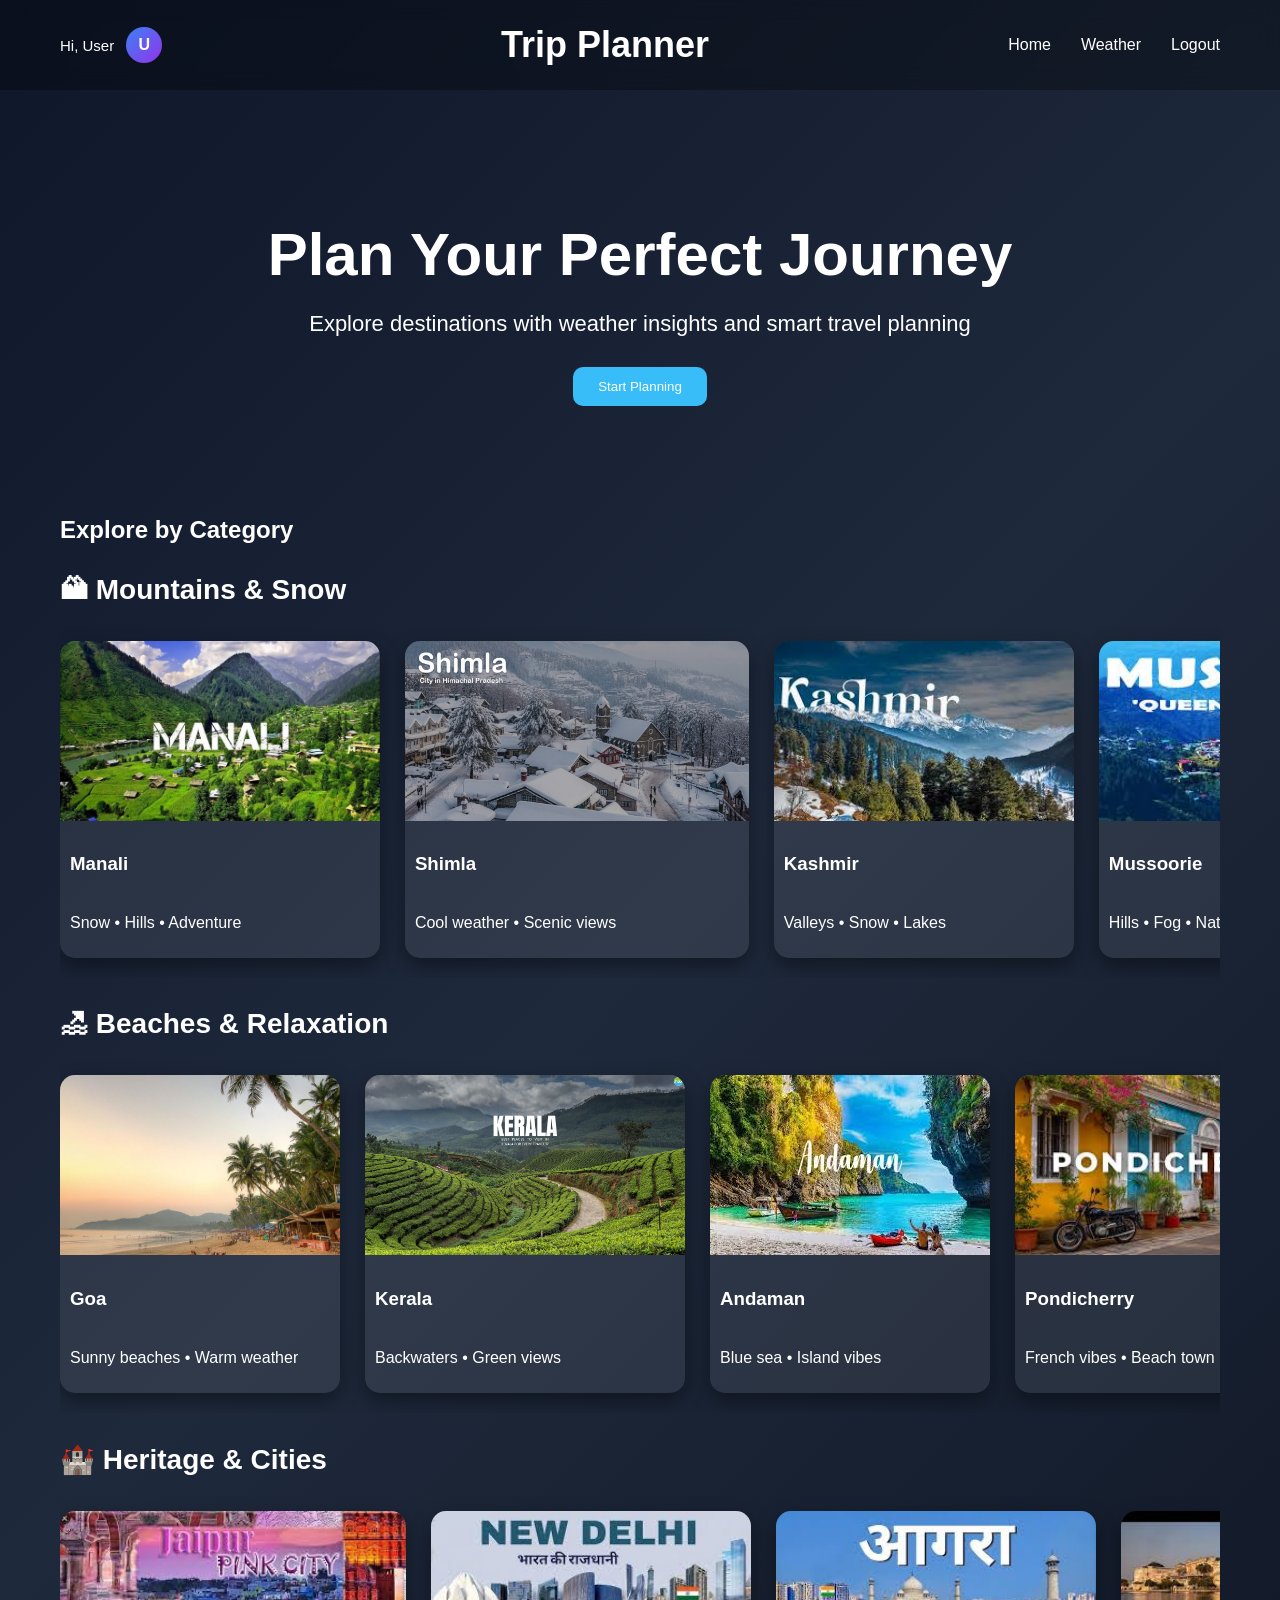
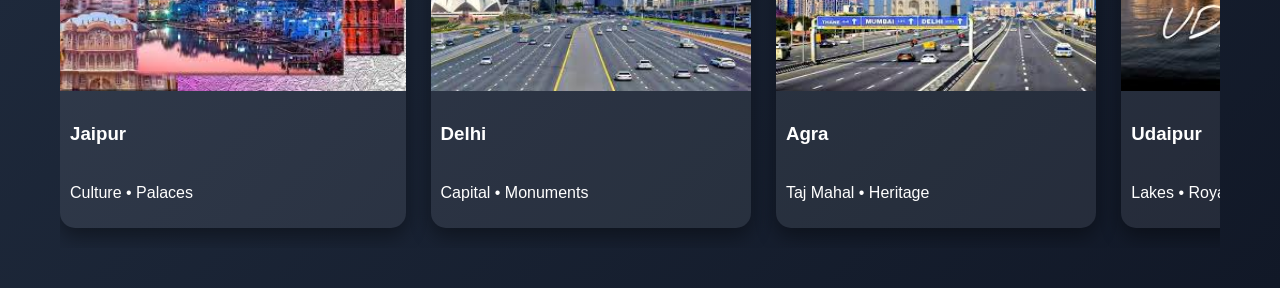
<file: index.html>
<!DOCTYPE html>
<html lang="en">
<head>
    <meta charset="UTF-8">
    <meta name="viewport" content="width=device-width, initial-scale=1.0">
    <title>Home | Weather Travel Planner</title>
    <link rel="stylesheet" href="style.css">
</head>
<body>

    <nav class="navbar">

    <div class="left-user">
        <span id="welcome-user">Hi, User</span>
        <div class="user-avatar" id="user-avatar">U</div>
    </div>

    <h2 class="nav-title">Trip Planner</h2>

    <ul>
        <li><a href="index.html">Home</a></li>
        <li><a href="weather.html">Weather</a></li>
        <li><a href="login.html">Logout</a></li>
    </ul>

</nav>
    <section class="hero">
        <h1>Plan Your Perfect Journey</h1>
        <p>Explore destinations with weather insights and smart travel planning</p>
        <button onclick="openPlannerModal()">
    Start Planning
</button>
    </section>

    <section class="destinations">
    <h2>Explore by Category</h2>

    <h3 class="category-title">🏔 Mountains & Snow</h3>
    <div class="card-container">
        <div class="card">
            <img src="images/manali.jpg" alt="Manali">
            <h3>Manali</h3>
            <p>Snow • Hills • Adventure</p>
        </div>

        <div class="card">
            <img src="images/shimla.jpg" alt="Shimla">
            <h3>Shimla</h3>
            <p>Cool weather • Scenic views</p>
        </div>

        <div class="card">
            <img src="images/kashmir.jpg" alt="Kashmir">
            <h3>Kashmir</h3>
            <p>Valleys • Snow • Lakes</p>
        </div>

        <div class="card">
            <img src="images/mussoorie.jpg" alt="Mussoorie">
            <h3>Mussoorie</h3>
            <p>Hills • Fog • Nature</p>
        </div>
        <div class="card">
    <img src="images/nainital.jpg" alt="Nainital">
    <h3>Nainital</h3>
    <p>Lake • Hills • Cool weather</p>
</div>

<div class="card">
    <img src="images/darjeeling.jpg" alt="Darjeeling">
    <h3>Darjeeling</h3>
    <p>Tea gardens • Hills</p>
</div>

<div class="card">
    <img src="images/auli.jpg" alt="Auli">
    <h3>Auli</h3>
    <p>Skiing • Snow • Adventure</p>
</div>

<div class="card">
    <img src="images/ladakh.jpg" alt="Ladakh">
    <h3>Ladakh</h3>
    <p>Mountains • Road trips</p>
</div>
    </div>

    <h3 class="category-title">🏖 Beaches & Relaxation</h3>
    <div class="card-container">
        <div class="card">
            <img src="images/goa.jpg" alt="Goa">
            <h3>Goa</h3>
            <p>Sunny beaches • Warm weather</p>
        </div>

        <div class="card">
            <img src="images/kerala.jpg" alt="Kerala">
            <h3>Kerala</h3>
            <p>Backwaters • Green views</p>
        </div>

        <div class="card">
            <img src="images/andaman.jpg" alt="Andaman">
            <h3>Andaman</h3>
            <p>Blue sea • Island vibes</p>
        </div>

        <div class="card">
            <img src="images/pondicherry.jpg" alt="Pondicherry">
            <h3>Pondicherry</h3>
            <p>French vibes • Beach town</p>
        </div>
        <div class="card">
    <img src="images/lakshadweep.jpg" alt="Lakshadweep">
    <h3>Lakshadweep</h3>
    <p>Island • Blue waters</p>
</div>

<div class="card">
    <img src="images/gokarna.jpg" alt="Gokarna">
    <h3>Gokarna</h3>
    <p>Peaceful beaches</p>
</div>

<div class="card">
    <img src="images/alibaug.jpg" alt="Alibaug">
    <h3>Alibaug</h3>
    <p>Weekend beach trip</p>
</div>

<div class="card">
    <img src="images/diu.jpg" alt="Diu">
    <h3>Diu</h3>
    <p>Beach • Heritage town</p>
</div>
    </div>

    <h3 class="category-title">🏰 Heritage & Cities</h3>
    <div class="card-container">
        <div class="card">
            <img src="images/jaipur.jpg" alt="Jaipur">
            <h3>Jaipur</h3>
            <p>Culture • Palaces</p>
        </div>

        <div class="card">
            <img src="images/delhi.jpg" alt="Delhi">
            <h3>Delhi</h3>
            <p>Capital • Monuments</p>
        </div>

        <div class="card">
            <img src="images/agra.jpg" alt="Agra">
            <h3>Agra</h3>
            <p>Taj Mahal • Heritage</p>
        </div>

        <div class="card">
            <img src="images/udaipur.jpg" alt="Udaipur">
            <h3>Udaipur</h3>
            <p>Lakes • Royal city</p>
        </div>
        <div class="card">
    <img src="images/amritsar.jpg" alt="Amritsar">
    <h3>Amritsar</h3>
    <p>Golden Temple • Heritage</p>
</div>

<div class="card">
    <img src="images/lucknow.jpg" alt="Lucknow">
    <h3>Lucknow</h3>
    <p>Nawabi culture • monuments</p>
</div>

<div class="card">
    <img src="images/mysore.jpg" alt="Mysore">
    <h3>Mysore</h3>
    <p>Palaces • culture</p>
</div>

<div class="card">
    <img src="images/varanasi.jpg" alt="Varanasi">
    <h3>Varanasi</h3>
    <p>Ghats • spiritual city</p>
</div>
    </div>
    <div class="planner-modal" id="plannerModal">
    <div class="modal-content">
        <h2>Select Your Destination</h2>

        <select id="planner-destination">
            <option value="">Choose Destination</option>
            <option value="Manali">Manali</option>
            <option value="Goa">Goa</option>
            <option value="Jaipur">Jaipur</option>
            <option value="Kashmir">Kashmir</option>
            <option value="Kerala">Kerala</option>
        </select>

        <button onclick="goToPlanner()">Continue</button>
    </div>
</div>
</section>
<script src="script.js"></script>
</body>
</html>
</file>
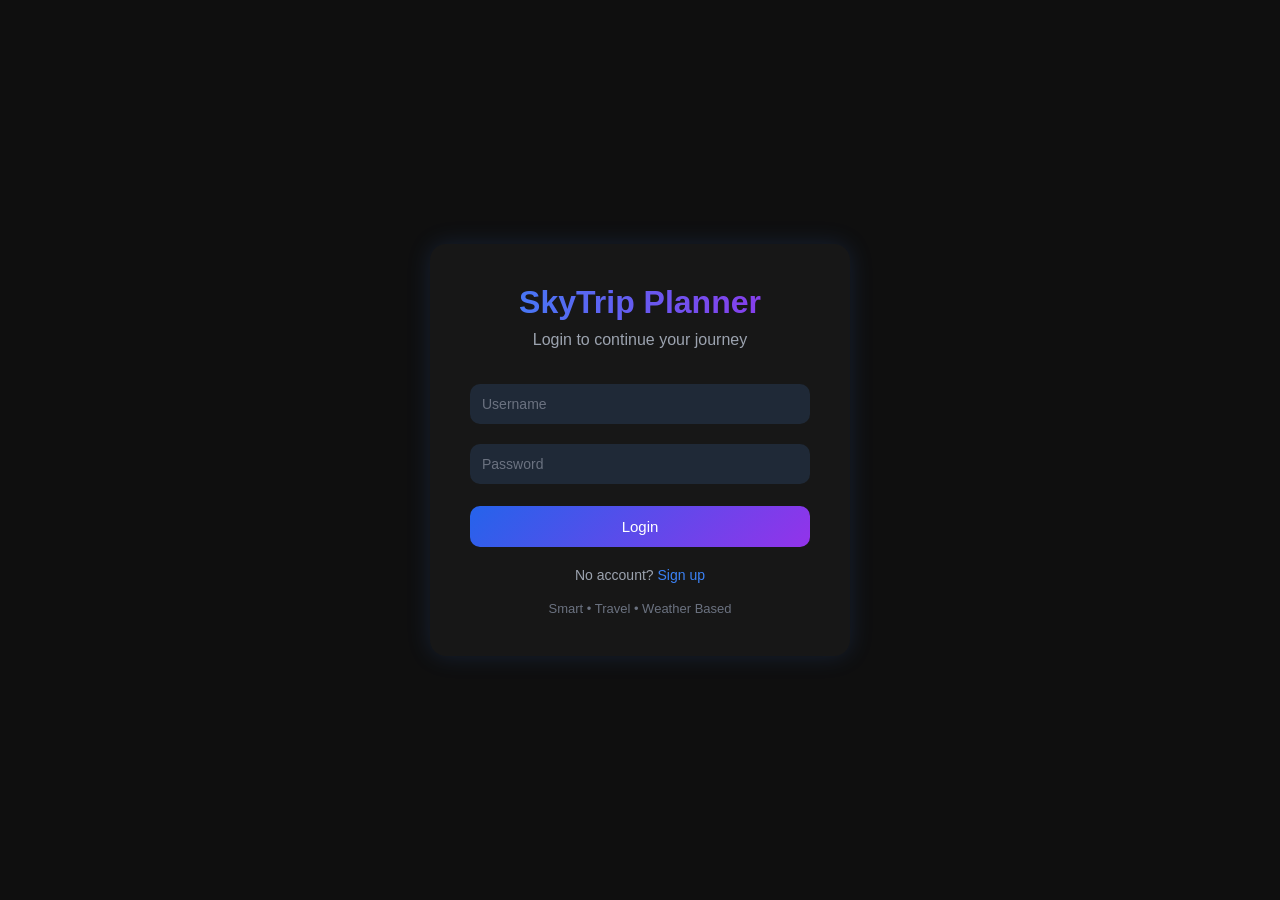
<file: login.html>
<!DOCTYPE html>
<html lang="en">
<head>
    <meta charset="UTF-8">
    <meta name="viewport" content="width=device-width, initial-scale=1.0">
    <title>Login - SkyTrip Planner</title>

    <style>
        body {
            margin: 0;
            background: #0f0f0f;
            font-family: Segoe UI, sans-serif;
            color: white;
            display: flex;
            align-items: center;
            justify-content: center;
            height: 100vh;
            overflow: hidden;
        }

        .login-box {
            background: #171717;
            padding: 40px;
            border-radius: 16px;
            width: 340px;
            text-align: center;
            box-shadow: 0 0 25px rgba(59,130,246,0.15);
            animation: fadeIn 0.6s ease;
        }

        @keyframes fadeIn {
            from {
                opacity: 0;
                transform: translateY(20px);
            }
            to {
                opacity: 1;
                transform: translateY(0);
            }
        }

        .login-box h1 {
            margin: 0;
            font-size: 32px;
            background: linear-gradient(90deg, #3b82f6, #9333ea);
            -webkit-background-clip: text;
            background-clip: text;
            -webkit-text-fill-color: transparent;
        }

        .login-box p {
            color: #9ca3af;
            margin: 10px 0 25px;
        }

        input {
            width: 100%;
            padding: 12px;
            margin: 10px 0;
            border: none;
            border-radius: 10px;
            background: #1f2937;
            color: white;
            outline: none;
            font-size: 14px;
            box-sizing: border-box;
        }

        input::placeholder {
            color: #6b7280;
        }

        button {
            width: 100%;
            padding: 12px;
            margin-top: 12px;
            border: none;
            border-radius: 10px;
            font-size: 15px;
            cursor: pointer;
            transition: 0.2s;
        }

        .login-btn {
            background: linear-gradient(135deg, #2563eb, #9333ea);
            color: white;
        }

        .login-btn:hover {
            transform: scale(1.05);
            box-shadow: 0 0 15px rgba(59,130,246,0.4);
        }

        .skip-btn {
            background: #1f2937;
            color: #9ca3af;
        }

        .skip-btn:hover {
            background: #2d2d2d;
            color: white;
        }

        .signup-link {
            margin-top: 20px;
            font-size: 14px;
            color: #9ca3af;
        }

        .signup-link a {
            color: #3b82f6;
            text-decoration: none;
        }

        .signup-link a:hover {
            text-decoration: underline;
        }

        .footer {
            margin-top: 18px;
            font-size: 13px;
            color: #6b7280;
        }
    </style>
</head>
<body>

<div class="login-box">
    <h1>SkyTrip Planner</h1>
    <p>Login to continue your journey</p>

    <input type="text" id="username" placeholder="Username">
    <input type="password" id="password" placeholder="Password">

    <button class="login-btn" onclick="loginUser()">Login</button>

    <div class="signup-link">
        No account? <a href="signup.html">Sign up</a>
    </div>

    <div class="footer">
        Smart • Travel • Weather Based
    </div>
</div>

<script>
function loginUser() {
    let username = document.getElementById("username").value.trim();
    let password = document.getElementById("password").value;

    if (username === "" || password === "") {
        alert("Please fill all fields");
        return;
    }

    if (username === "admin" && password === "1234") {
        localStorage.setItem("skytrip_user", username);
        window.location.href = "index.html";
    } else {
        alert("Invalid username or password");
    }
}

function skipLogin() {
    localStorage.setItem("skytrip_user", "guest");
    window.location.href = "index.html";
}
</script>

</body>
</html>
</file>
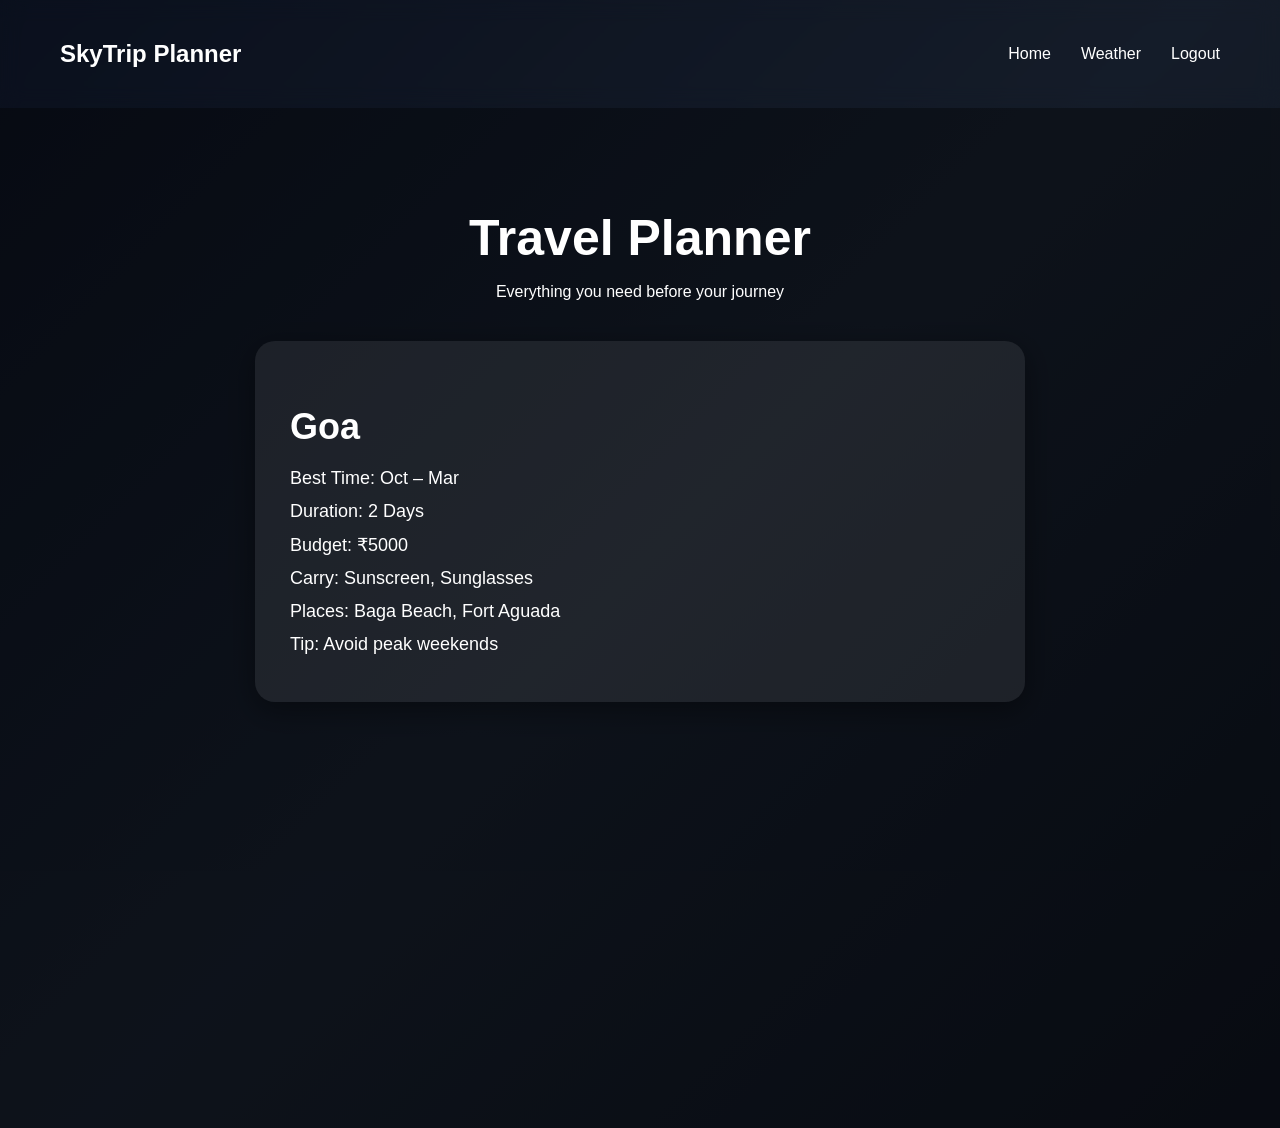
<file: planner.html>
<!DOCTYPE html>
<html lang="en">
<head>
    <meta charset="UTF-8">
    <meta name="viewport" content="width=device-width, initial-scale=1.0">
    <title>Planner | SkyTrip Planner</title>
    <link rel="stylesheet" href="style.css">
</head>
<body>

    <nav class="navbar">
        <h2>SkyTrip Planner</h2>
        <ul>
            <li><a href="index.html">Home</a></li>
            <li><a href="weather.html">Weather</a></li>
            
            <li><a href="login.html">Logout</a></li>
        </ul>
    </nav>

    <section class="planner-section">

    <h1>Travel Planner</h1>
    <p>Everything you need before your journey</p>

    <div class="planner-main-card">
        <h2 id="planner-place">Goa</h2>
        <p id="planner-season">Best Time: Oct – Mar</p>
        <p id="planner-duration">Duration: 2 Days</p>
        <p id="planner-budget">Budget: ₹5000</p>
        <p id="planner-carry">Carry: Sunscreen, Sunglasses</p>
        <p id="planner-places">Places: Baga Beach, Fort Aguada</p>
        <p id="planner-tip">Tip: Avoid peak weekends</p>
    </div>

</section>
<script src="script.js"></script>
</body>
</html>
</file>
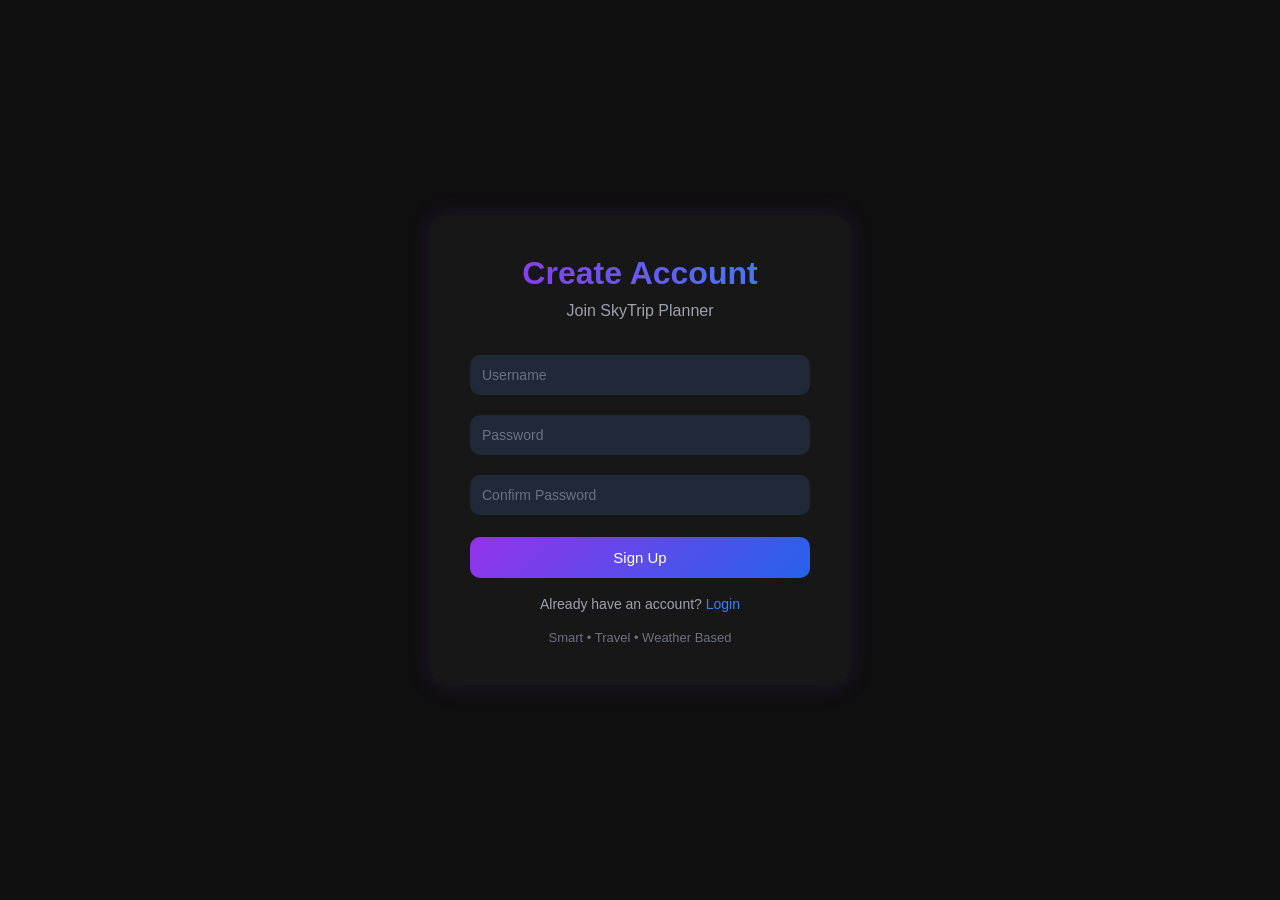
<file: signup.html>
<!DOCTYPE html>
<html lang="en">
<head>
    <meta charset="UTF-8">
    <meta name="viewport" content="width=device-width, initial-scale=1.0">
    <title>Sign Up - SkyTrip Planner</title>

    <style>
        body {
            margin: 0;
            background: #0f0f0f;
            font-family: Segoe UI, sans-serif;
            color: white;
            display: flex;
            align-items: center;
            justify-content: center;
            height: 100vh;
            overflow: hidden;
        }

        .signup-box {
            background: #171717;
            padding: 40px;
            border-radius: 16px;
            width: 340px;
            text-align: center;
            box-shadow: 0 0 25px rgba(147,51,234,0.15);
            animation: fadeIn 0.6s ease;
        }

        @keyframes fadeIn {
            from {
                opacity: 0;
                transform: translateY(20px);
            }
            to {
                opacity: 1;
                transform: translateY(0);
            }
        }

        .signup-box h1 {
            margin: 0;
            font-size: 32px;
            background: linear-gradient(90deg, #9333ea, #3b82f6);
            -webkit-background-clip: text;
            background-clip: text;
            -webkit-text-fill-color: transparent;
        }

        .signup-box p {
            color: #9ca3af;
            margin: 10px 0 25px;
        }

        input {
            width: 100%;
            padding: 12px;
            margin: 10px 0;
            border: none;
            border-radius: 10px;
            background: #1f2937;
            color: white;
            outline: none;
            font-size: 14px;
            box-sizing: border-box;
        }

        input::placeholder {
            color: #6b7280;
        }

        button {
            width: 100%;
            padding: 12px;
            margin-top: 12px;
            border: none;
            border-radius: 10px;
            font-size: 15px;
            cursor: pointer;
            transition: 0.2s;
        }

        .signup-btn {
            background: linear-gradient(135deg, #9333ea, #2563eb);
            color: white;
        }

        .signup-btn:hover {
            transform: scale(1.05);
            box-shadow: 0 0 15px rgba(147,51,234,0.4);
        }

        .login-link {
            margin-top: 18px;
            font-size: 14px;
            color: #9ca3af;
        }

        .login-link a {
            color: #3b82f6;
            text-decoration: none;
        }

        .login-link a:hover {
            text-decoration: underline;
        }

        .footer {
            margin-top: 18px;
            font-size: 13px;
            color: #6b7280;
        }
    </style>
</head>
<body>

<div class="signup-box">

    <h1>Create Account</h1>
    <p>Join SkyTrip Planner</p>

    <input type="text" id="username" placeholder="Username">
    <input type="password" id="password" placeholder="Password">
    <input type="password" id="confirm" placeholder="Confirm Password">

    <button class="signup-btn" onclick="signupUser()">Sign Up</button>

    <div class="login-link">
        Already have an account? <a href="login.html">Login</a>
    </div>

    <div class="footer">
        Smart • Travel • Weather Based
    </div>

</div>

<script>
function signupUser() {
    let username = document.getElementById("username").value.trim();
    let password = document.getElementById("password").value;
    let confirm = document.getElementById("confirm").value;

    if (username === "" || password === "" || confirm === "") {
        alert("Please fill all fields");
        return;
    }

    if (password !== confirm) {
        alert("Passwords do not match");
        return;
    }

    alert("Account created successfully!");

    window.location.href = "login.html";
}
</script>

</body>
</html>
</file>
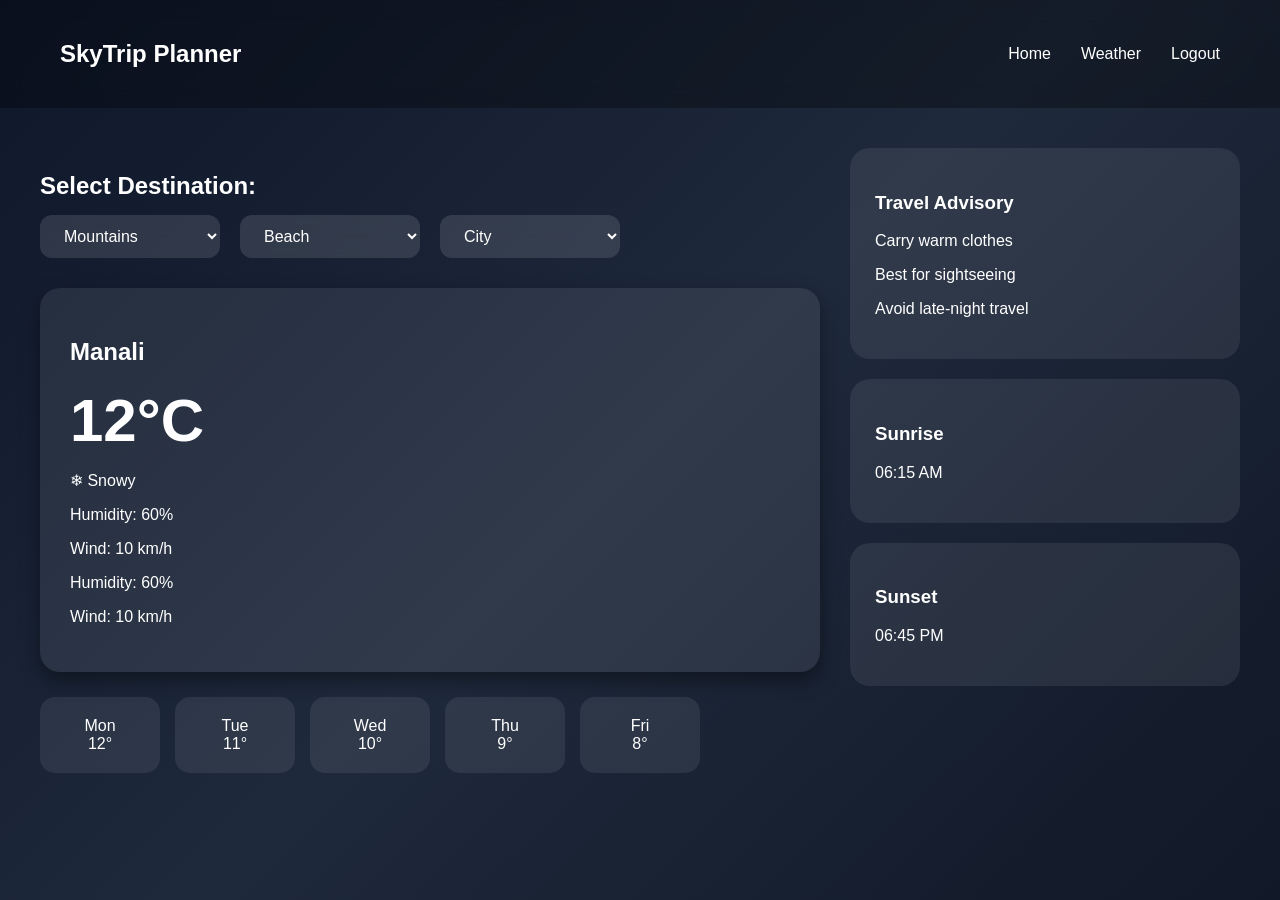
<file: weather.html>
<!DOCTYPE html>
<html lang="en">
<head>
    <meta charset="UTF-8">
    <meta name="viewport" content="width=device-width, initial-scale=1.0">
    <title>Weather Dashboard | SkyTrip Planner</title>
    <link rel="stylesheet" href="style.css">    
</head>
<body>

    <nav class="navbar">
        <h2>SkyTrip Planner</h2>
        <ul>
            <li><a href="index.html">Home</a></li>
            <li><a href="weather.html">Weather</a></li>
            
            <li><a href="login.html">Logout</a></li>
        </ul>
    </nav>

    <section class="weather-dashboard">

        <div class="weather-left">
           <div class="destination-options">
    <h3>Select Destination:</h3>

    <div class="destination-boxes">

        <div class="category-select">
            <select onchange="updateWeatherFromCategory(this.value)">
    <option value="">Mountains</option>
    <option value="Manali">Manali</option>
    
    <option value="Jaipur">Jaipur</option>
    <option value="Kashmir">Kashmir</option>
    <option value="Kerala">Kerala</option>
</select>
        </div>

        <div class="category-select">
            <select onchange="updateWeatherFromCategory(this.value)">
    <option value="" selected disabled>Beach </option>
    <option value="Goa">Goa</option>
    <option value="Kerala">Kerala</option>
    <option value="Andaman">Andaman</option>
    <option value="Pondicherry">Pondicherry</option>
</select>
        </div>

        <div class="category-select">
            <select onchange="updateWeatherFromCategory(this.value)">
    <option value="" selected disabled>City</option>
    <option value="Jaipur">Jaipur</option>
    <option value="Delhi">Delhi</option>
    <option value="Agra">Agra</option>
    <option value="Udaipur">Udaipur</option>
</select>
        </div>

    </div>
</div>
            <div class="main-weather-card">
                <h2 id="city-name">Manali</h2>
                <p class="temp" id="city-temp">12°C</p>
                <p id="city-condition">❄ Snowy</p>
                <p id="city-humidity">Humidity: 60%</p>
                <p id="city-wind">Wind: 10 km/h</p>
                <p>Humidity: 60%</p>
                <p>Wind: 10 km/h</p>
            </div>

            <div class="forecast-strip">
                <div class="forecast-box">Mon<br>12°</div>
                <div class="forecast-box">Tue<br>11°</div>
                <div class="forecast-box">Wed<br>10°</div>
                <div class="forecast-box">Thu<br>9°</div>
                <div class="forecast-box">Fri<br>8°</div>
            </div>
        </div>

        <div class="weather-right">
            <div class="advisory-card">
    <h3>Travel Advisory</h3>
    <p id="advice1">Carry warm clothes</p>
    <p id="advice2">Best for sightseeing</p>
    <p id="advice3">Avoid late-night travel</p>
</div>

<div class="mini-card">
    <h3>Sunrise</h3>
    <p id="sunrise-time">06:15 AM</p>
</div>

<div class="mini-card">
    <h3>Sunset</h3>
    <p id="sunset-time">06:45 PM</p>
</div>
        </div>

    </section>
<script src="script.js"></script>
</body>
</html>
</file>
<file: style.css>
body {
    margin: 0;
    font-family: Arial, sans-serif;
    background: linear-gradient(135deg, #0f172a, #1e293b, #111827);
    min-height: 100vh;
}
/* navbar css */


.navbar h2 {
    color: white;
}

.navbar a {
    color: white;
    text-decoration: none;
}


/* hero css */

.hero {
    text-align: center;
    padding: 80px 20px 50px;
    color: white;
}

.hero h1 {
    font-size: 60px;
    margin-bottom: 20px;
}

.hero p {
    font-size: 22px;
    margin-bottom: 30px;
}

.hero button {
    padding: 12px 25px;
    background: #38bdf8;
    color: white;
    border: none;
    border-radius: 10px;
    cursor: pointer;
}

/* Destination css */

.destinations {
    padding: 40px 60px;
    color: white;
}

.card-container {
    display: flex;
    gap: 25px;
    overflow-x: auto;
    overflow-y: hidden;
    padding: 20px 0;
    scroll-behavior: smooth;
    white-space: nowrap;

    scrollbar-width: none;      /* Firefox */
    -ms-overflow-style: none;   /* IE/Edge */
}

.card-container::-webkit-scrollbar {
    display: none;              /* Chrome, Safari */
}

.card {
    min-width: 280px;
    flex-shrink: 0;
    background: rgba(255,255,255,0.08);
    border-radius: 15px;
    overflow: hidden;
    box-shadow: 0 8px 20px rgba(0,0,0,0.4);
    transition: all 0.3s ease;
    cursor: pointer;
}

.card:hover {
    transform: translateY(-10px) scale(1.03);
    box-shadow: 0 12px 25px rgba(0,0,0,0.5);
    border: 1px solid rgba(56, 189, 248, 0.4);
}

.card img {
    width: 100%;
    height: 180px;
    object-fit: cover;
}

.card h3, .card p {
    padding: 10px;
}


/* weather css */

.weather-section {
    text-align: center;
    padding: 60px 40px;
    color: white;
}

.weather-section h1 {
    font-size: 50px;
    margin-bottom: 10px;
}

.weather-section p {
    font-size: 18px;
}

.weather-cards {
    display: flex;
    justify-content: center;
    gap: 30px;
    flex-wrap: wrap;
    margin-top: 40px;
}

.weather-card {
    width: 280px;
    background: rgba(255,255,255,0.08);
    border-radius: 15px;
    overflow: hidden;
    padding-bottom: 20px;
    box-shadow: 0 8px 20px rgba(0,0,0,0.4);
    transition: 0.3s ease;
}

.weather-card:hover {
    transform: translateY(-8px);
}

.weather-card img {
    width: 100%;
    height: 180px;
    object-fit: cover;
}

.weather-card h3,
.weather-card p {
    padding: 5px 10px;
}


/* planner css */

.planner-section h1 {
    font-size: 50px;
    margin-bottom: 10px;
}

.planner-cards {
    display: flex;
    justify-content: center;
    gap: 30px;
    flex-wrap: wrap;
    margin-top: 40px;
}

.planner-card {
    width: 300px;
    background: rgba(255,255,255,0.08);
    border-radius: 15px;
    padding: 25px;
    box-shadow: 0 8px 20px rgba(0,0,0,0.4);
    transition: 0.3s ease;
    text-align: left;
}

.planner-card:hover {
    transform: translateY(-8px);
}

.category-title {
    color: white;
    margin: 30px 0 15px;
    font-size: 28px;
}

.weather-dashboard {
    display: flex;
    gap: 30px;
    padding: 40px;
    color: white;
}

.weather-left {
    flex: 2;
}

.weather-right {
    flex: 1;
    display: flex;
    flex-direction: column;
    gap: 20px;
}

.main-weather-card {
    background: rgba(255,255,255,0.08);
    border-radius: 20px;
    padding: 30px;
    box-shadow: 0 8px 20px rgba(0,0,0,0.4);
}

.temp {
    font-size: 60px;
    font-weight: bold;
    margin: 15px 0;
}

.forecast-strip {
    display: flex;
    gap: 15px;
    margin-top: 25px;
}

.forecast-box {
    background: rgba(255,255,255,0.08);
    padding: 20px;
    border-radius: 15px;
    text-align: center;
    min-width: 80px;
}

.advisory-card,
.mini-card {
    background: rgba(255,255,255,0.08);
    padding: 25px;
    border-radius: 20px;
}
.destination-options {
    margin-bottom: 30px;
    color: white;
}

.destination-options h3 {
    margin-bottom: 15px;
    font-size: 24px;
}

.destination-boxes {
    display: flex;
    gap: 20px;
    flex-wrap: wrap;
}

.category-select select {
    padding: 12px 20px;
    border-radius: 12px;
    border: none;
    outline: none;
    background: rgba(255,255,255,0.12);
    color: white;
    font-size: 16px;
    cursor: pointer;
    min-width: 180px;
    backdrop-filter: blur(10px);
}

.category-select select option {
    color: black;
}

.planner-modal {
    display: none;
    position: fixed;
    inset: 0;
    background: rgba(0,0,0,0.7);
    justify-content: center;
    align-items: center;
    z-index: 999;
}

.modal-content {
    background: #111827;
    padding: 40px;
    border-radius: 20px;
    width: 400px;
    text-align: center;
    box-shadow: 0 8px 30px rgba(0,0,0,0.5);
}

.modal-content h2 {
    color: white;
    margin-bottom: 20px;
}

.modal-content select {
    width: 100%;
    padding: 14px;
    border-radius: 10px;
    border: none;
    margin-bottom: 20px;
}

.modal-content button {
    width: 100%;
    padding: 14px;
    background: #38bdf8;
    color: white;
    border: none;
    border-radius: 10px;
    cursor: pointer;
}
.planner-main-card {
    max-width: 700px;
    margin: 40px auto;
    background: rgba(255,255,255,0.08);
    padding: 35px;
    border-radius: 20px;
    color: white;
    box-shadow: 0 8px 30px rgba(0,0,0,0.4);
    text-align: left;
}

.planner-main-card h2 {
    font-size: 36px;
    margin-bottom: 20px;
}

.planner-main-card p {
    font-size: 18px;
    margin: 12px 0;
}
.planner-section {
    position: relative;
    min-height: 100vh;
    padding: 60px 20px;
    overflow: hidden;
    z-index: 1;
    --bg-image: none;
    text-align: center;
    color: white;
}
.planner-section::before {
    content: "";
    position: absolute;
    top: 0;
    left: 0;
    right: 0;
    bottom: 0;

    background-image: var(--bg-image);
    background-size: cover;
    background-position: center;
    background-repeat: no-repeat;

    filter: blur(8px);
    transform: scale(1.1);
    opacity: 0.6;

    z-index: -2;
}

.planner-section::after {
    content: "";
    position: absolute;
    inset: 0;
    background: rgba(0, 0, 0, 0.55);
    z-index: -1;
}

.user-avatar {
    width: 36px;
    height: 36px;
    background: linear-gradient(135deg, #3b82f6, #9333ea);
    border-radius: 50%;
    display: flex;
    align-items: center;
    justify-content: center;
    color: white;
    font-weight: bold;
}
.navbar {
    display: flex;
    justify-content: space-between;
    align-items: center;
    padding: 20px 60px;
    background: rgba(0, 0, 0, 0.3);
    backdrop-filter: blur(10px);
}

.left-user {
    display: flex;
    align-items: center;
    gap: 12px;
    min-width: 220px;
}

#welcome-user {
    color: white;
    font-size: 15px;
    font-weight: 500;
}


.nav-title {
    color: white;
    font-size: 36px;
    font-weight: bold;
    margin: 0;
    text-align: center;
    flex: 1;
}

.navbar ul {
    display: flex;
    gap: 30px;
    list-style: none;
    min-width: 250px;
    justify-content: flex-end;
}
</file>
